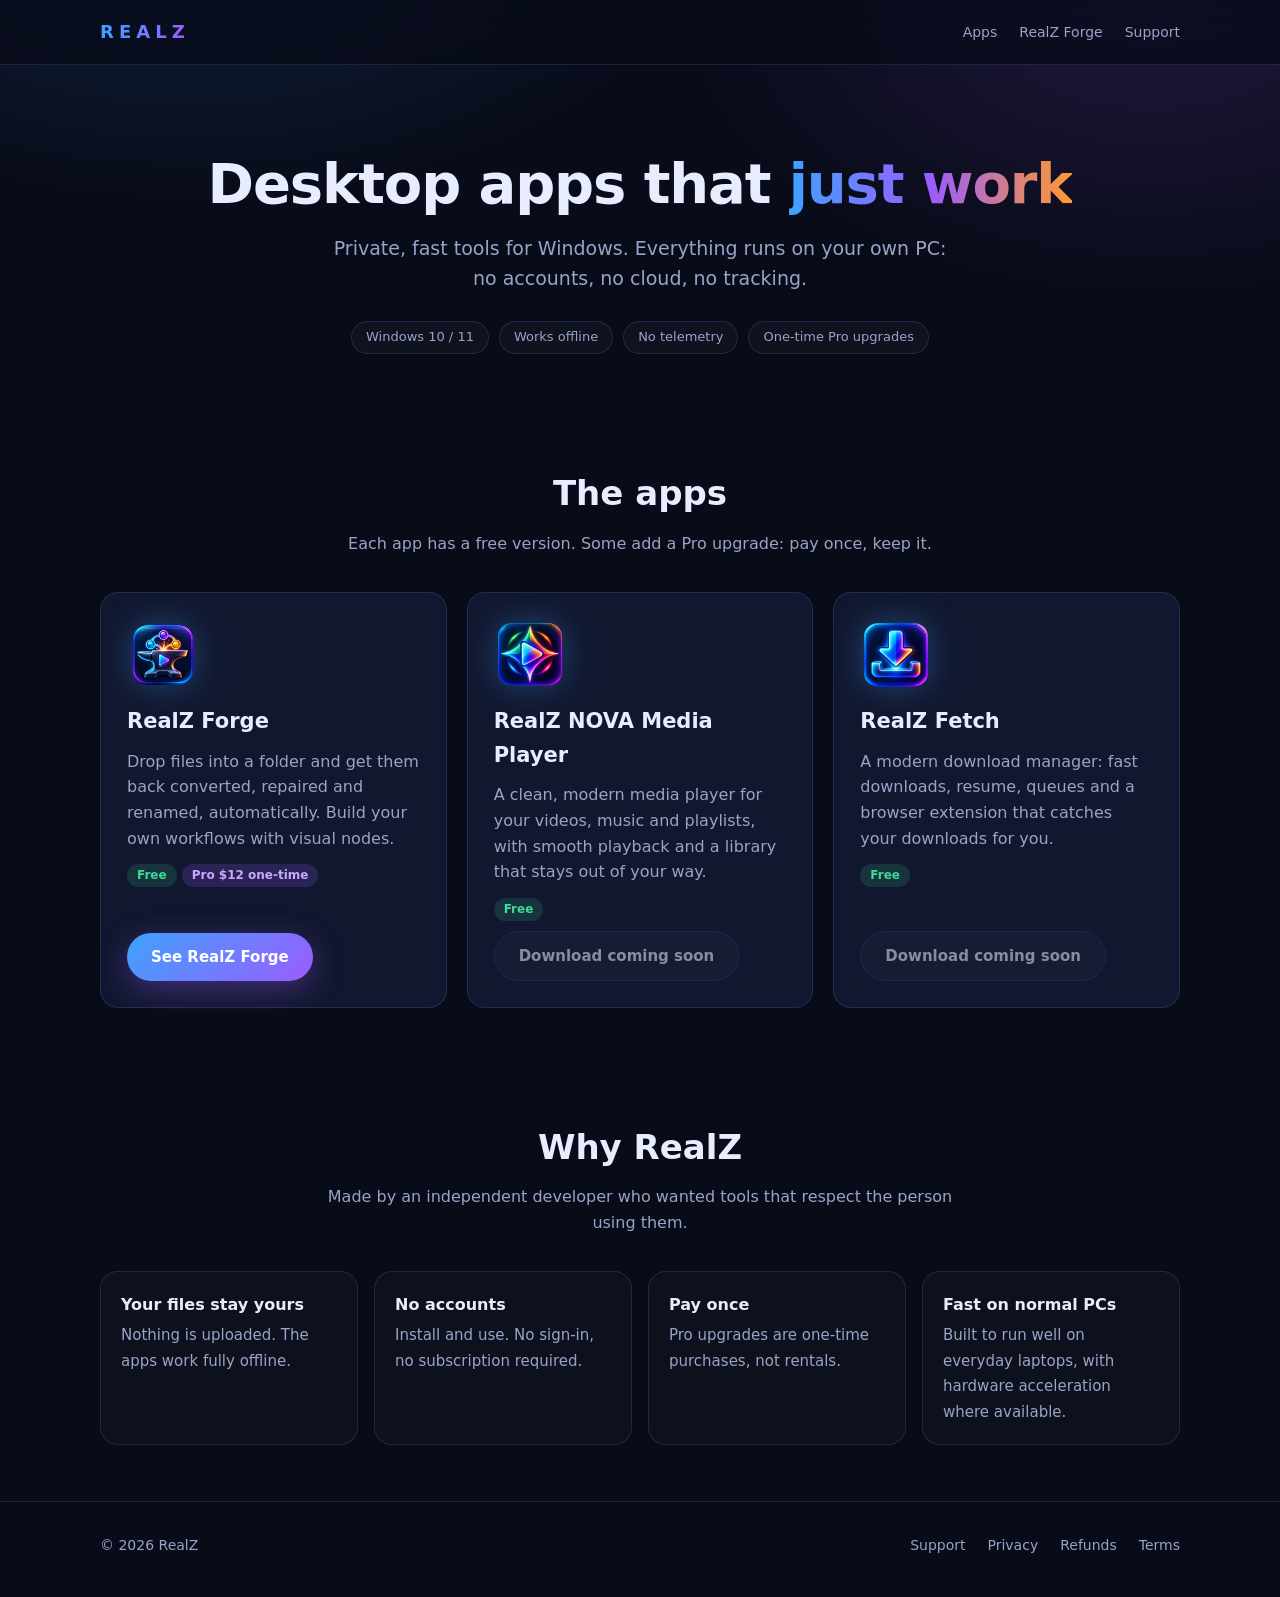
<file: index.html>
<!doctype html>
<html lang="en">
<head>
  <meta charset="utf-8">
  <meta name="viewport" content="width=device-width, initial-scale=1">
  <title>RealZ: private, powerful apps for Windows</title>
  <meta name="description" content="RealZ makes private, offline desktop apps for Windows: RealZ Forge (automatic media converter), RealZ NOVA (media player) and RealZ Fetch (download manager). No accounts, no cloud, no tracking.">
  <meta property="og:title" content="RealZ: private, powerful apps for Windows">
  <meta property="og:description" content="RealZ Forge, RealZ NOVA and RealZ Fetch: offline desktop apps with no accounts and no tracking.">
  <meta property="og:image" content="https://realz-softwares.github.io/img/realz-forge.png">
  <link rel="icon" href="img/favicon.png">
  <link rel="stylesheet" href="style.css">
</head>
<body>
  <header>
    <div class="wrap">
      <a class="logo" href="./"><span>REALZ</span></a>
      <nav>
        <a href="./#apps">Apps</a>
        <a href="realz-forge.html">RealZ Forge</a>
        <a href="support.html">Support</a>
      </nav>
    </div>
  </header>

  <main>
    <div class="wrap hero">
      <h1>Desktop apps that <em>just work</em></h1>
      <p>Private, fast tools for Windows. Everything runs on your own PC: no accounts, no cloud, no tracking.</p>
      <div class="pills">
        <span class="pill">Windows 10 / 11</span>
        <span class="pill">Works offline</span>
        <span class="pill">No telemetry</span>
        <span class="pill">One-time Pro upgrades</span>
      </div>
    </div>

    <section id="apps">
      <div class="wrap">
        <h2>The apps</h2>
        <p class="lead">Each app has a free version. Some add a Pro upgrade: pay once, keep it.</p>
        <div class="grid">
          <div class="card">
            <img src="img/realz-forge.png" alt="RealZ Forge icon" width="72" height="72">
            <h3>RealZ Forge</h3>
            <p>Drop files into a folder and get them back converted, repaired and renamed, automatically. Build your own workflows with visual nodes.</p>
            <p><span class="tag">Free</span> <span class="tag pro">Pro $12 one-time</span></p>
            <a class="btn btn-main" href="realz-forge.html">See RealZ Forge</a>
          </div>
          <div class="card">
            <img src="img/nova.png" alt="RealZ NOVA icon" width="72" height="72">
            <h3>RealZ NOVA Media Player</h3>
            <p>A clean, modern media player for your videos, music and playlists, with smooth playback and a library that stays out of your way.</p>
            <p><span class="tag">Free</span></p>
            <span class="btn btn-ghost" aria-disabled="true">Download coming soon</span>
          </div>
          <div class="card">
            <img src="img/fetch.png" alt="RealZ Fetch icon" width="72" height="72">
            <h3>RealZ Fetch</h3>
            <p>A modern download manager: fast downloads, resume, queues and a browser extension that catches your downloads for you.</p>
            <p><span class="tag">Free</span></p>
            <span class="btn btn-ghost" aria-disabled="true">Download coming soon</span>
          </div>
        </div>
      </div>
    </section>

    <section>
      <div class="wrap">
        <h2>Why RealZ</h2>
        <p class="lead">Made by an independent developer who wanted tools that respect the person using them.</p>
        <div class="features">
          <div class="feature"><b>Your files stay yours</b><span>Nothing is uploaded. The apps work fully offline.</span></div>
          <div class="feature"><b>No accounts</b><span>Install and use. No sign-in, no subscription required.</span></div>
          <div class="feature"><b>Pay once</b><span>Pro upgrades are one-time purchases, not rentals.</span></div>
          <div class="feature"><b>Fast on normal PCs</b><span>Built to run well on everyday laptops, with hardware acceleration where available.</span></div>
        </div>
      </div>
    </section>
  </main>

  <footer>
    <div class="wrap">
      <span>© 2026 RealZ</span>
      <nav>
        <a href="support.html">Support</a>
        <a href="privacy.html">Privacy</a>
        <a href="refund.html">Refunds</a>
        <a href="terms.html">Terms</a>
      </nav>
    </div>
  </footer>
</body>
</html>
</file>
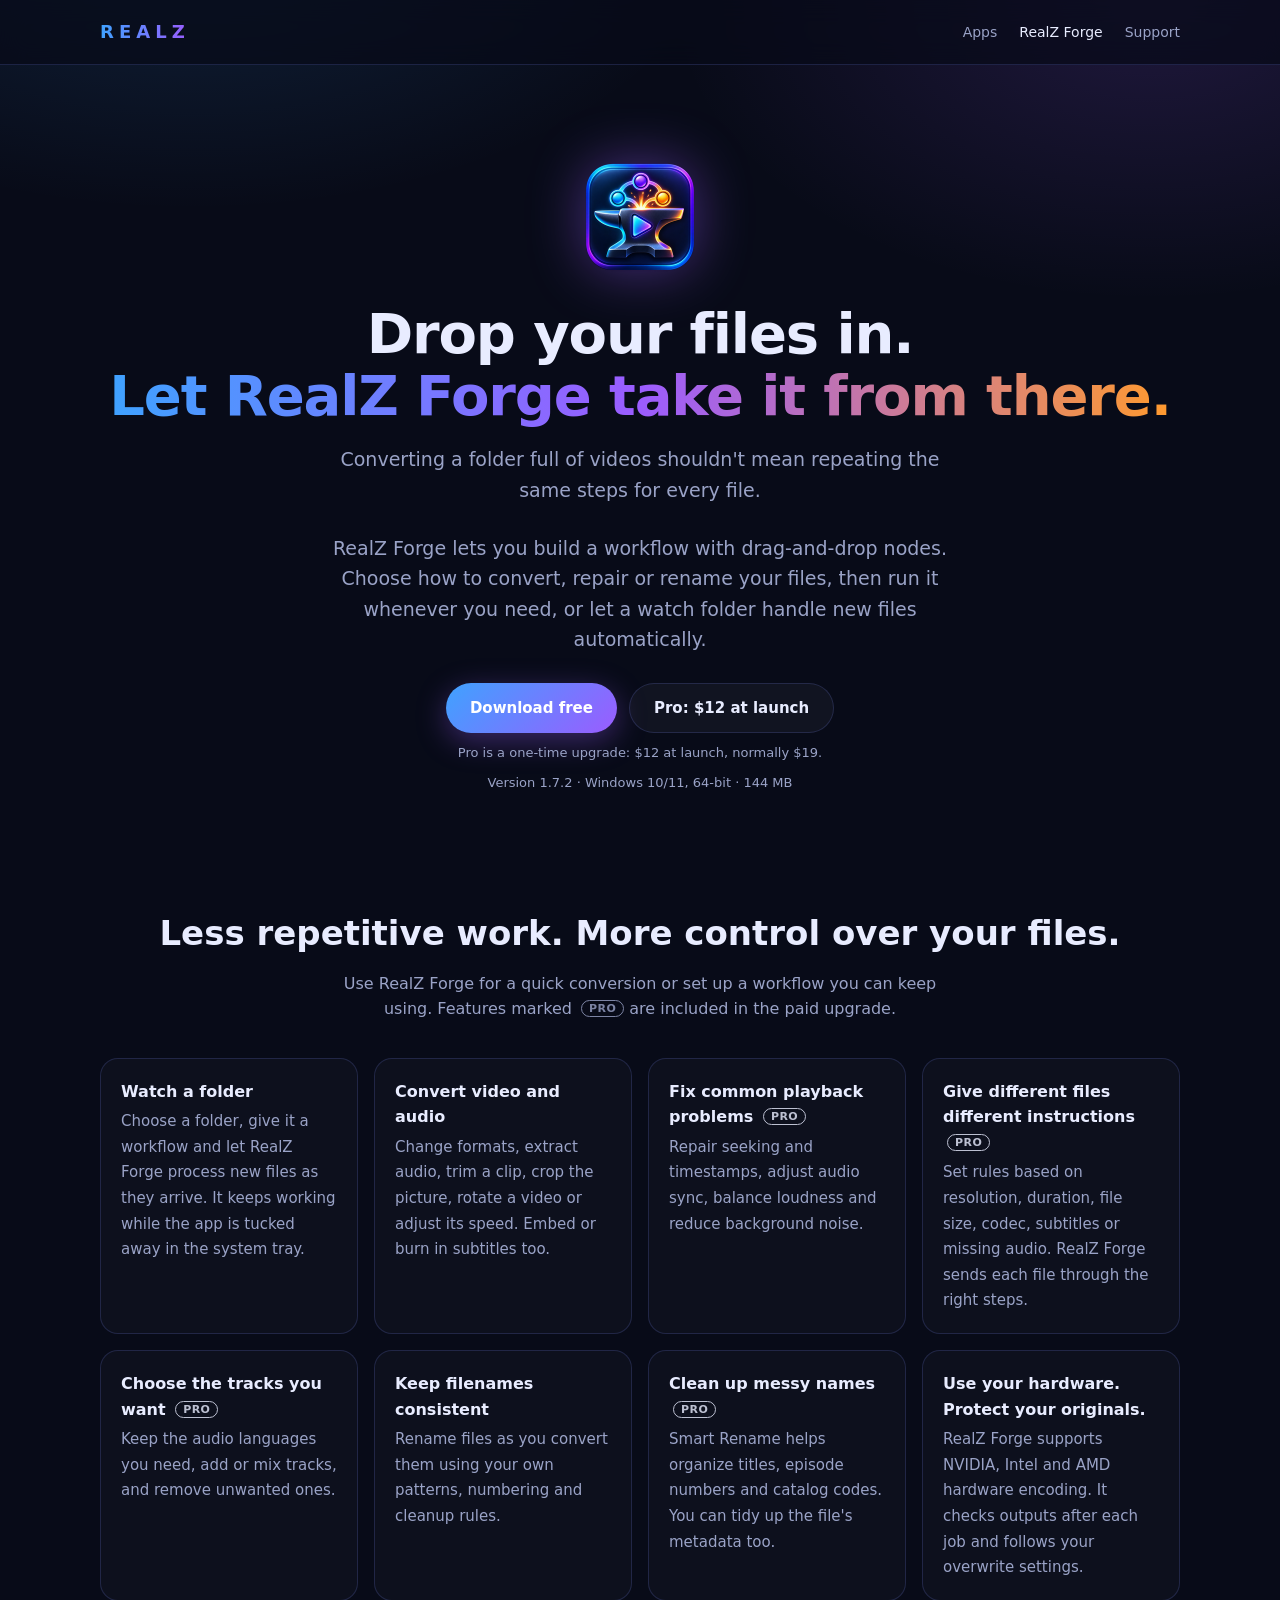
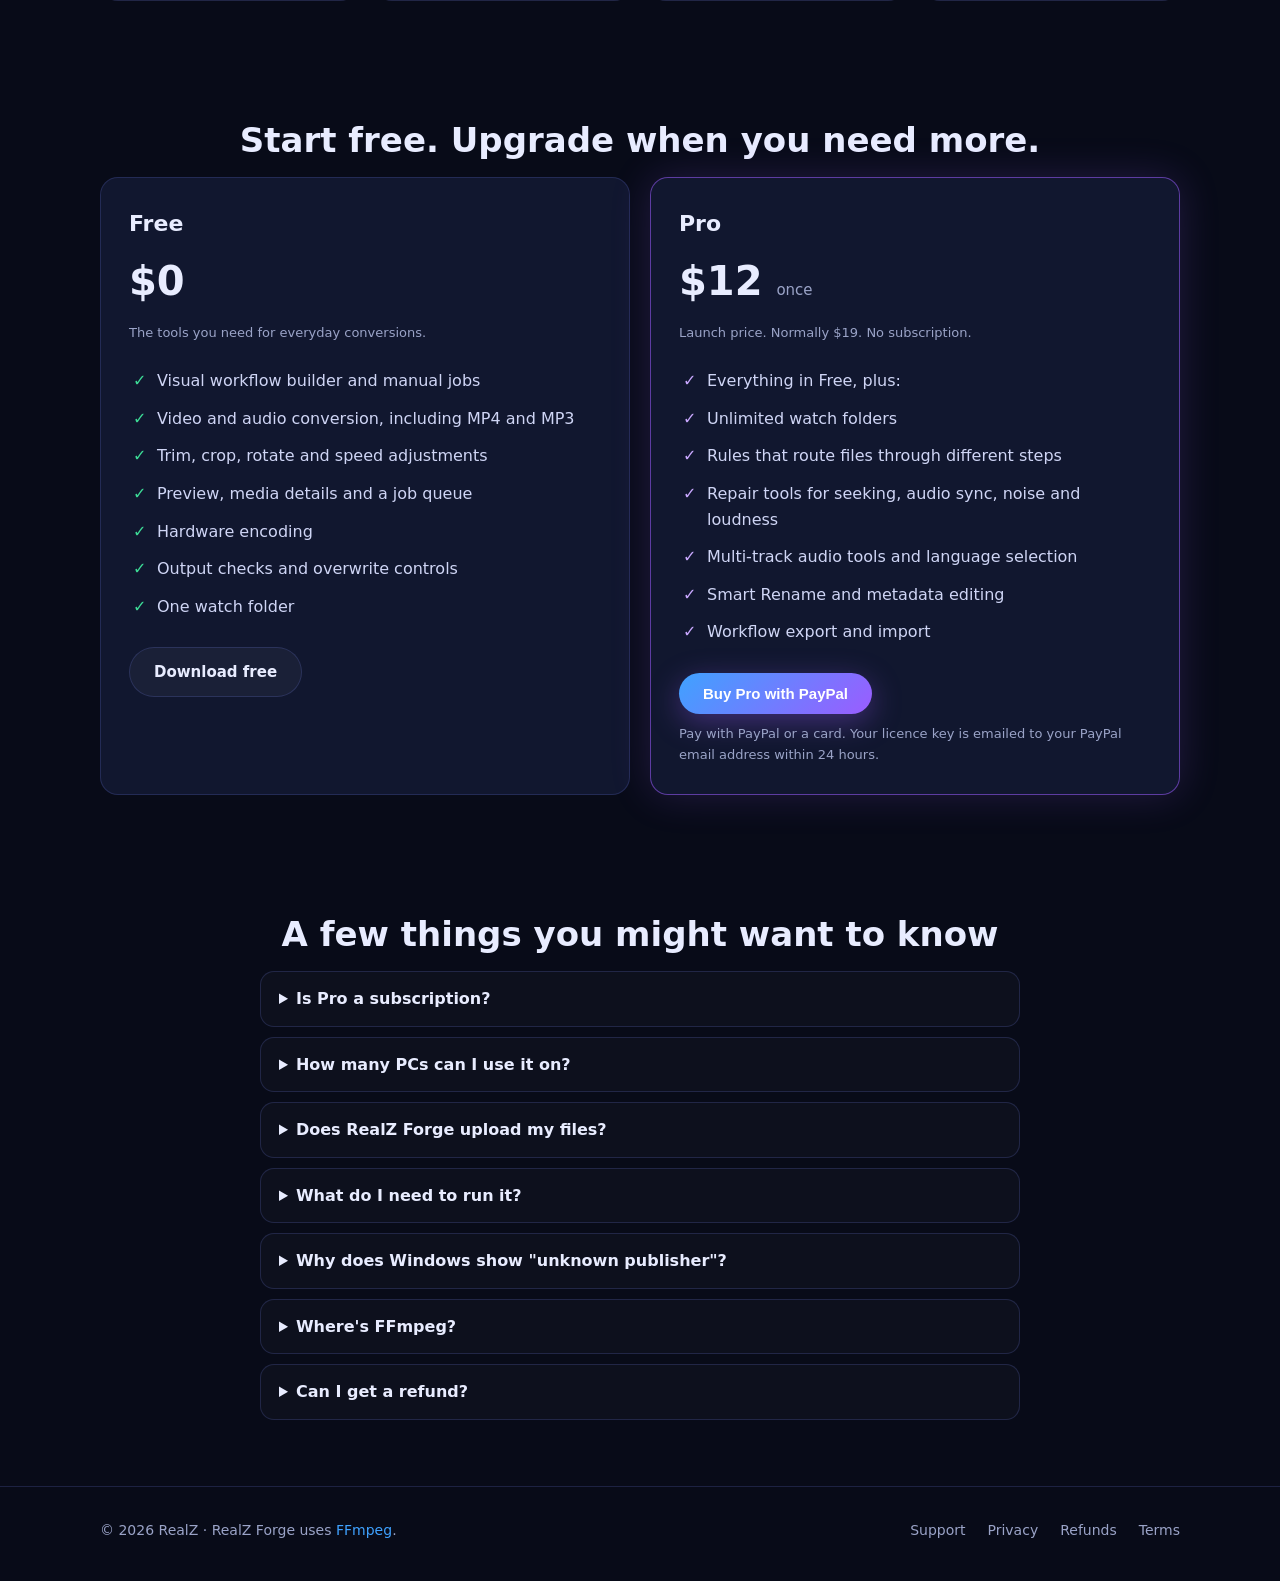
<file: forge.html>
<!doctype html>
<html lang="en">
<head>
  <meta charset="utf-8">
  <title>RealZ Forge</title>
  <link rel="canonical" href="https://realz-softwares.github.io/realz-forge.html">
  <meta http-equiv="refresh" content="0; url=realz-forge.html">
  <script>location.replace('realz-forge.html' + location.hash);</script>
</head>
<body style="background:#0f1720;color:#e6edf5;font-family:sans-serif">
  <p>This page moved to <a href="realz-forge.html" style="color:#9d7bff">RealZ Forge</a>.</p>
</body>
</html>
</file>
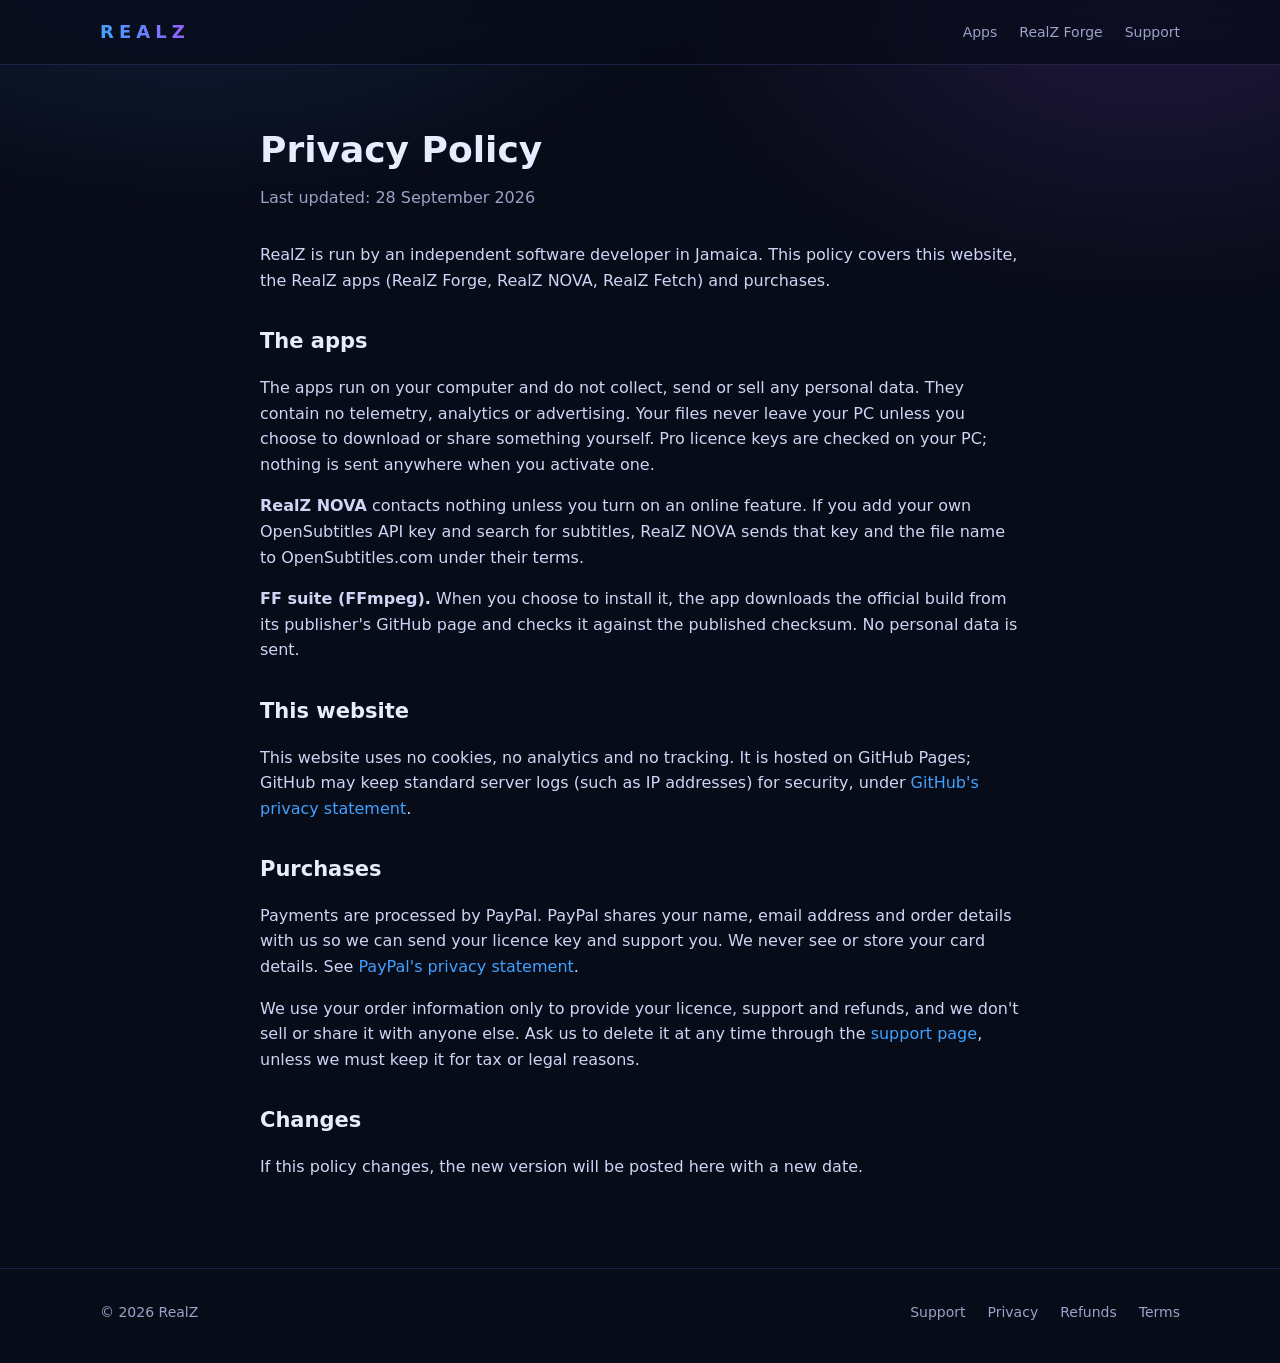
<file: privacy.html>
<!doctype html>
<html lang="en">
<head>
  <meta charset="utf-8">
  <meta name="viewport" content="width=device-width, initial-scale=1">
  <title>Privacy Policy · RealZ</title>
  <meta name="description" content="How RealZ handles your data: the apps work offline and collect nothing.">
  <link rel="icon" href="img/favicon.png">
  <link rel="stylesheet" href="style.css">
</head>
<body>
  <header>
    <div class="wrap">
      <a class="logo" href="./"><span>REALZ</span></a>
      <nav>
        <a href="./#apps">Apps</a>
        <a href="realz-forge.html">RealZ Forge</a>
        <a href="support.html">Support</a>
      </nav>
    </div>
  </header>

  <main class="wrap doc">
    <h1>Privacy Policy</h1>
    <p class="updated">Last updated: 28 September 2026</p>
    <p>RealZ is run by an independent software developer in Jamaica. This policy covers this website, the RealZ apps (RealZ Forge, RealZ NOVA, RealZ Fetch) and purchases.</p>
    <h2>The apps</h2>
    <p>The apps run on your computer and do not collect, send or sell any personal data. They contain no telemetry, analytics or advertising. Your files never leave your PC unless you choose to download or share something yourself. Pro licence keys are checked on your PC; nothing is sent anywhere when you activate one.</p>
    <p><strong>RealZ NOVA</strong> contacts nothing unless you turn on an online feature. If you add your own OpenSubtitles API key and search for subtitles, RealZ NOVA sends that key and the file name to OpenSubtitles.com under their terms.</p>
    <p><strong>FF suite (FFmpeg).</strong> When you choose to install it, the app downloads the official build from its publisher's GitHub page and checks it against the published checksum. No personal data is sent.</p>
    <h2>This website</h2>
    <p>This website uses no cookies, no analytics and no tracking. It is hosted on GitHub Pages; GitHub may keep standard server logs (such as IP addresses) for security, under <a href="https://docs.github.com/site-policy/privacy-policies/github-general-privacy-statement">GitHub's privacy statement</a>.</p>
    <h2>Purchases</h2>
    <p>Payments are processed by PayPal. PayPal shares your name, email address and order details with us so we can send your licence key and support you. We never see or store your card details. See <a href="https://www.paypal.com/myaccount/privacy/privacyhub">PayPal's privacy statement</a>.</p>
    <p>We use your order information only to provide your licence, support and refunds, and we don't sell or share it with anyone else. Ask us to delete it at any time through the <a href="support.html">support page</a>, unless we must keep it for tax or legal reasons.</p>
    <h2>Changes</h2>
    <p>If this policy changes, the new version will be posted here with a new date.</p>
  </main>

  <footer>
    <div class="wrap">
      <span>© 2026 RealZ</span>
      <nav>
        <a href="support.html">Support</a>
        <a href="privacy.html">Privacy</a>
        <a href="refund.html">Refunds</a>
        <a href="terms.html">Terms</a>
      </nav>
    </div>
  </footer>
</body>
</html>
</file>
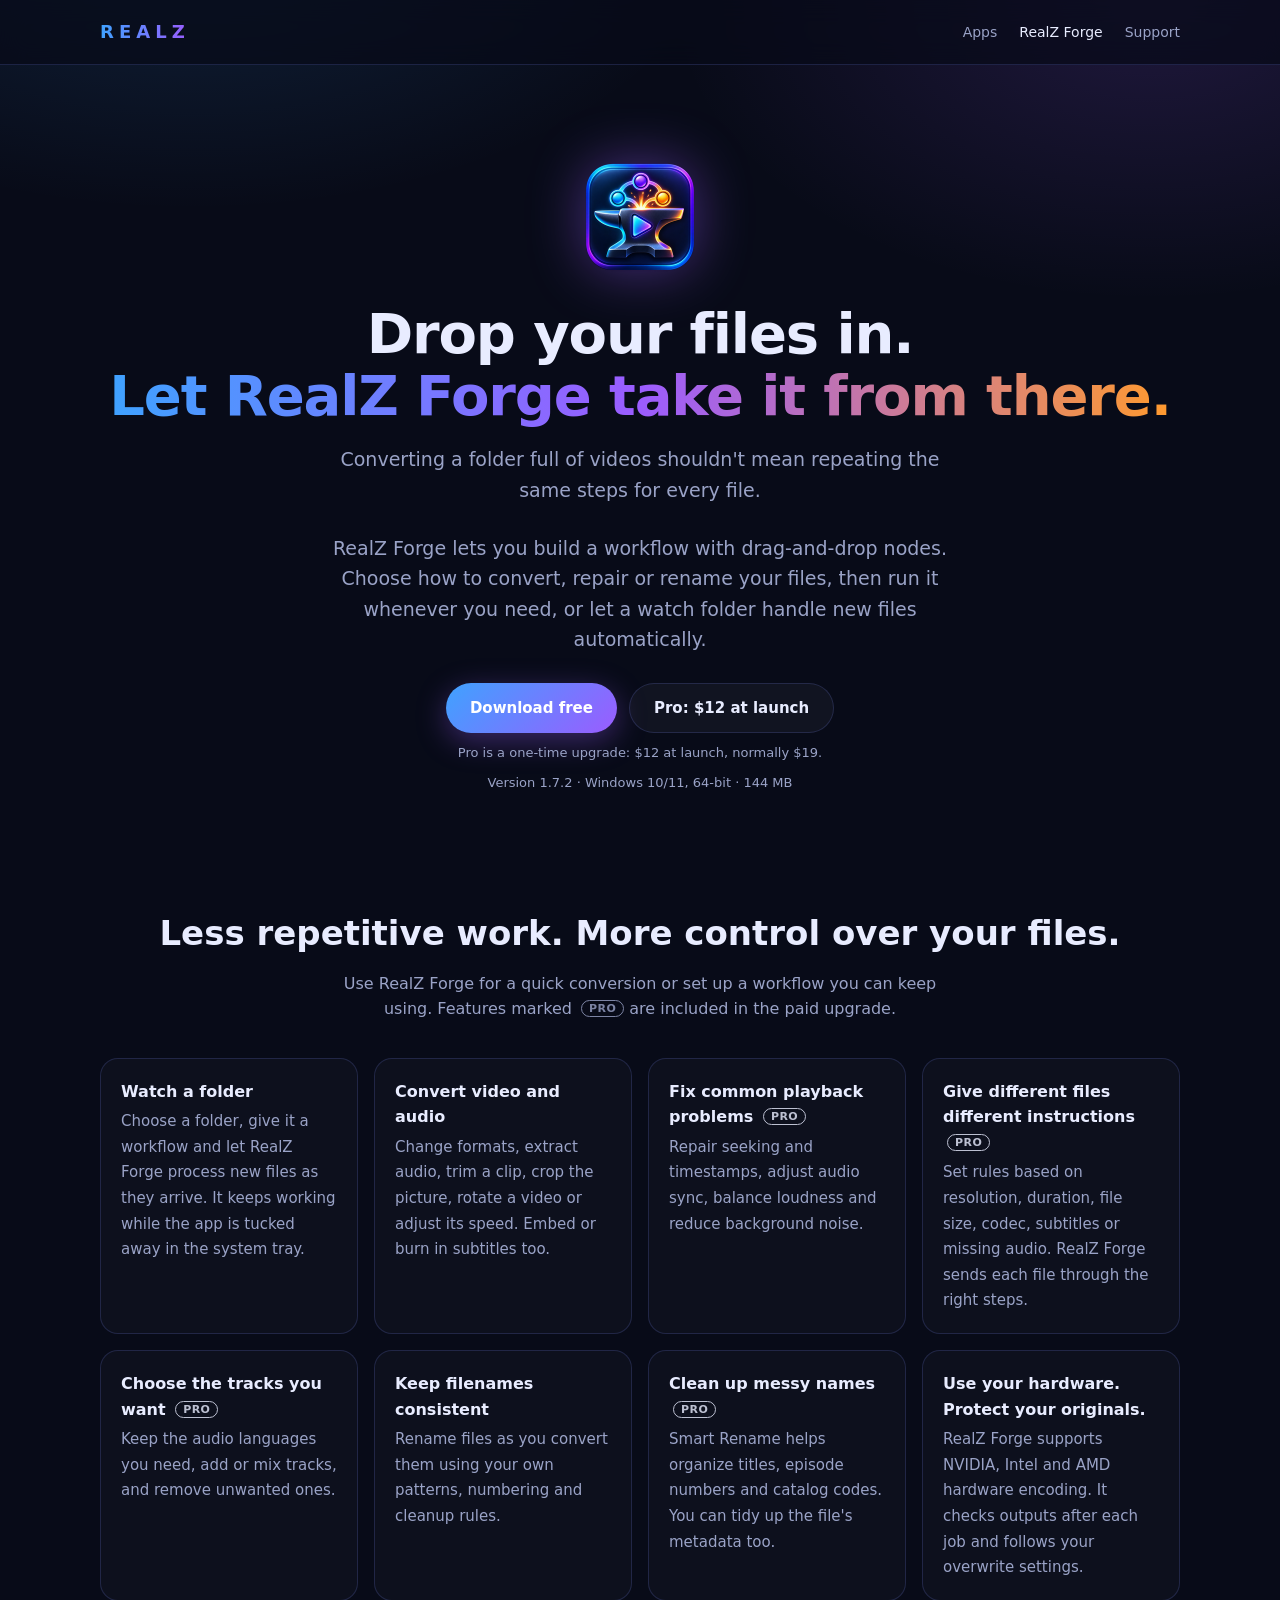
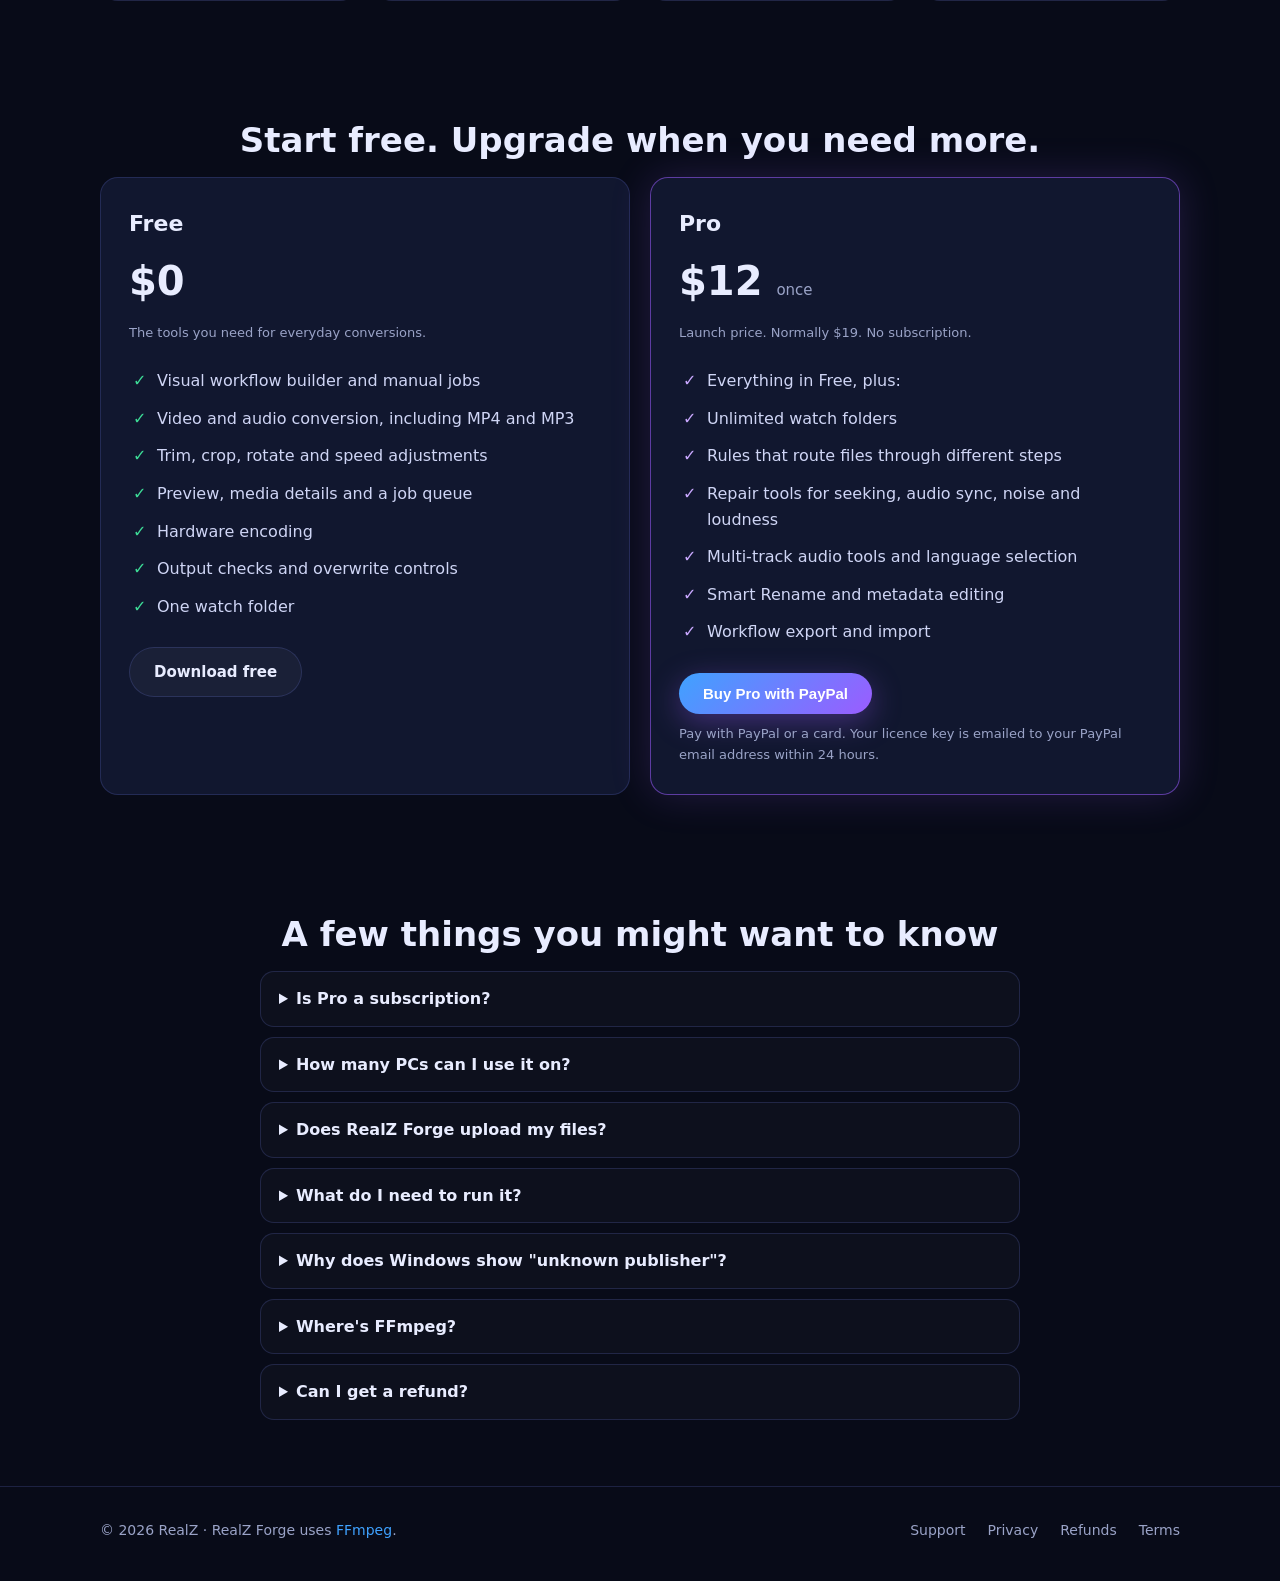
<file: realz-forge.html>
<!doctype html>
<html lang="en">
<head>
  <meta charset="utf-8">
  <meta name="viewport" content="width=device-width, initial-scale=1">
  <title>RealZ Forge: automatic media converter for Windows</title>
  <meta name="description" content="RealZ Forge is a powerful converter that automatically converts, repairs and renames your video and audio files on Windows 10/11, using simple drag-and-drop nodes.">
  <meta property="og:title" content="RealZ Forge">
  <meta property="og:description" content="Automatic media converter for Windows 10/11: drag-and-drop workflows, watch folders, offline.">
  <meta property="og:image" content="https://realz-softwares.github.io/img/realz-forge.png">
  <link rel="icon" href="img/favicon.png">
  <link rel="stylesheet" href="style.css">
</head>
<body>
  <header>
    <div class="wrap">
      <a class="logo" href="./"><span>REALZ</span></a>
      <nav>
        <a href="./#apps">Apps</a>
        <a href="realz-forge.html" class="active">RealZ Forge</a>
        <a href="support.html">Support</a>
      </nav>
    </div>
  </header>

  <main>
    <div class="wrap hero">
      <img class="app-icon" src="img/realz-forge.png" alt="RealZ Forge icon" width="128" height="128">
      <h1>Drop your files in.<br><em>Let RealZ Forge take it from there.</em></h1>
      <p>Converting a folder full of videos shouldn't mean repeating the same steps for every file.</p>
      <p>RealZ Forge lets you build a workflow with drag-and-drop nodes. Choose how to convert, repair or rename your files, then run it whenever you need, or let a watch folder handle new files automatically.</p>
      <div class="actions">
        <a class="btn btn-main" href="https://github.com/RealZ-Softwares/realz-softwares.github.io/releases/download/RealZ-Forge-v1.7.2/RealZ-Forge-Setup-1.7.2.exe">Download free</a>
        <a class="btn btn-ghost" href="#pricing">Pro: $12 at launch</a>
      </div>
      <span class="soon">Pro is a one-time upgrade: $12 at launch, normally $19.</span>
      <span class="soon">Version 1.7.2 · Windows 10/11, 64-bit · 144 MB</span>
    </div>

    <section>
      <div class="wrap">
        <h2>Less repetitive work. More control over your files.</h2>
        <p class="lead">Use RealZ Forge for a quick conversion or set up a workflow you can keep using. Features marked <em class="pro-tag">Pro</em> are included in the paid upgrade.</p>
        <div class="features">
          <div class="feature"><b>Watch a folder</b><span>Choose a folder, give it a workflow and let RealZ Forge process new files as they arrive. It keeps working while the app is tucked away in the system tray.</span></div>
          <div class="feature"><b>Convert video and audio</b><span>Change formats, extract audio, trim a clip, crop the picture, rotate a video or adjust its speed. Embed or burn in subtitles too.</span></div>
          <div class="feature"><b>Fix common playback problems <em class="pro-tag">Pro</em></b><span>Repair seeking and timestamps, adjust audio sync, balance loudness and reduce background noise.</span></div>
          <div class="feature"><b>Give different files different instructions <em class="pro-tag">Pro</em></b><span>Set rules based on resolution, duration, file size, codec, subtitles or missing audio. RealZ Forge sends each file through the right steps.</span></div>
          <div class="feature"><b>Choose the tracks you want <em class="pro-tag">Pro</em></b><span>Keep the audio languages you need, add or mix tracks, and remove unwanted ones.</span></div>
          <div class="feature"><b>Keep filenames consistent</b><span>Rename files as you convert them using your own patterns, numbering and cleanup rules.</span></div>
          <div class="feature"><b>Clean up messy names <em class="pro-tag">Pro</em></b><span>Smart Rename helps organize titles, episode numbers and catalog codes. You can tidy up the file's metadata too.</span></div>
          <div class="feature"><b>Use your hardware. Protect your originals.</b><span>RealZ Forge supports NVIDIA, Intel and AMD hardware encoding. It checks outputs after each job and follows your overwrite settings.</span></div>
        </div>
      </div>
    </section>

    <section id="pricing">
      <div class="wrap">
        <h2>Start free. Upgrade when you need more.</h2>
        <div class="plans">
          <div class="plan">
            <h3>Free</h3>
            <div class="amount">$0</div>
            <p class="soon">The tools you need for everyday conversions.</p>
            <ul>
              <li>Visual workflow builder and manual jobs</li>
              <li>Video and audio conversion, including MP4 and MP3</li>
              <li>Trim, crop, rotate and speed adjustments</li>
              <li>Preview, media details and a job queue</li>
              <li>Hardware encoding</li>
              <li>Output checks and overwrite controls</li>
              <li>One watch folder</li>
            </ul>
            <a class="btn btn-ghost" href="https://github.com/RealZ-Softwares/realz-softwares.github.io/releases/download/RealZ-Forge-v1.7.2/RealZ-Forge-Setup-1.7.2.exe">Download free</a>
          </div>
          <div class="plan pro">
            <h3>Pro</h3>
            <div class="amount">$12 <small>once</small></div>
            <p class="soon">Launch price. Normally $19. No subscription.</p>
            <ul>
              <li>Everything in Free, plus:</li>
              <li>Unlimited watch folders</li>
              <li>Rules that route files through different steps</li>
              <li>Repair tools for seeking, audio sync, noise and loudness</li>
              <li>Multi-track audio tools and language selection</li>
              <li>Smart Rename and metadata editing</li>
              <li>Workflow export and import</li>
            </ul>
            <form action="https://www.paypal.com/cgi-bin/webscr" method="post" target="_top">
              <input type="hidden" name="cmd" value="_xclick">
              <input type="hidden" name="business" value="avariofrancis99@gmail.com">
              <input type="hidden" name="item_name" value="RealZ Forge Pro">
              <input type="hidden" name="amount" value="12.00">
              <input type="hidden" name="currency_code" value="USD">
              <input type="hidden" name="no_shipping" value="1">
              <input type="hidden" name="return" value="https://realz-softwares.github.io/thanks.html">
              <input type="hidden" name="cancel_return" value="https://realz-softwares.github.io/realz-forge.html#pricing">
              <button class="btn btn-main" type="submit">Buy Pro with PayPal</button>
            </form>
            <span class="soon">Pay with PayPal or a card. Your licence key is emailed to your PayPal email address within 24 hours.</span>
          </div>
        </div>
      </div>
    </section>

    <section>
      <div class="wrap faq">
        <h2>A few things you might want to know</h2>
        <details><summary>Is Pro a subscription?</summary><p>No. Pro is a one-time purchase.</p></details>
        <details><summary>How many PCs can I use it on?</summary><p>Your Pro license covers up to three PCs.</p></details>
        <details><summary>Does RealZ Forge upload my files?</summary><p>Your media is processed on your PC. You don't need to upload it to a conversion service.</p></details>
        <details><summary>What do I need to run it?</summary><p>A PC running 64-bit Windows 10 or Windows 11, plus enough free space for your converted files.</p></details>
        <details><summary>Why does Windows show "unknown publisher"?</summary><p>RealZ Forge isn't code-signed yet, so Windows may show an unknown-publisher or SmartScreen warning. Download it using the official link on this page and check the file's source before running it.</p></details>
        <details><summary>Where's FFmpeg?</summary><p>RealZ Forge uses FFmpeg to process your media. It's installed separately, and RealZ Forge will guide you through getting it set up.</p></details>
        <details><summary>Can I get a refund?</summary><p>See our <a href="refund.html">refund policy</a> for the terms and how to contact us.</p></details>
      </div>
    </section>
  </main>

  <footer>
    <div class="wrap">
      <span>© 2026 RealZ · RealZ Forge uses <a href="https://ffmpeg.org">FFmpeg</a>.</span>
      <nav>
        <a href="support.html">Support</a>
        <a href="privacy.html">Privacy</a>
        <a href="refund.html">Refunds</a>
        <a href="terms.html">Terms</a>
      </nav>
    </div>
  </footer>
</body>
</html>
</file>
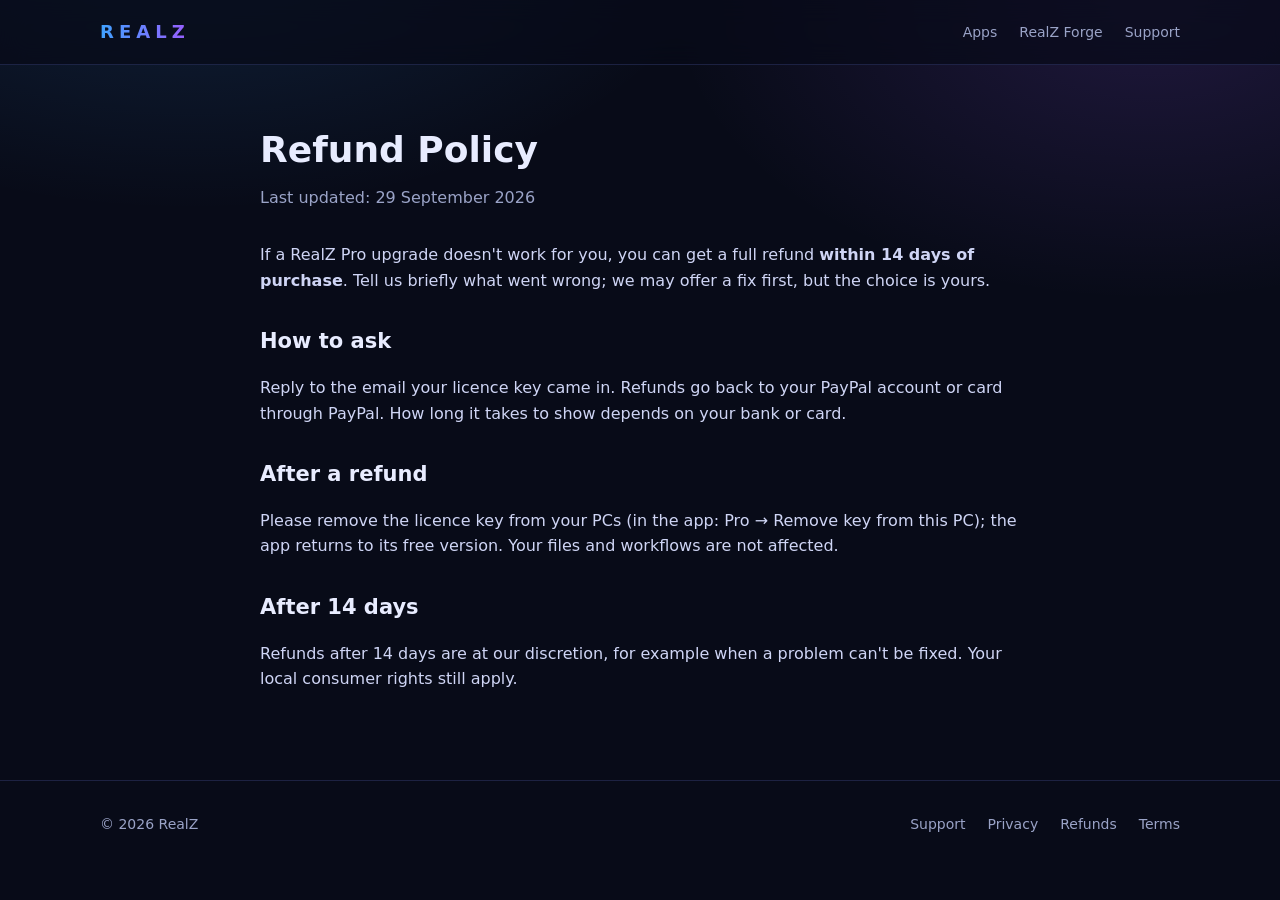
<file: refund.html>
<!doctype html>
<html lang="en">
<head>
  <meta charset="utf-8">
  <meta name="viewport" content="width=device-width, initial-scale=1">
  <title>Refund Policy · RealZ</title>
  <meta name="description" content="RealZ refund policy: 14 days, no hassle.">
  <link rel="icon" href="img/favicon.png">
  <link rel="stylesheet" href="style.css">
</head>
<body>
  <header>
    <div class="wrap">
      <a class="logo" href="./"><span>REALZ</span></a>
      <nav>
        <a href="./#apps">Apps</a>
        <a href="realz-forge.html">RealZ Forge</a>
        <a href="support.html">Support</a>
      </nav>
    </div>
  </header>

  <main class="wrap doc">
    <h1>Refund Policy</h1>
    <p class="updated">Last updated: 29 September 2026</p>
    <p>If a RealZ Pro upgrade doesn't work for you, you can get a full refund <b>within 14 days of purchase</b>. Tell us briefly what went wrong; we may offer a fix first, but the choice is yours.</p>
    <h2>How to ask</h2>
    <p>Reply to the email your licence key came in. Refunds go back to your PayPal account or card through PayPal. How long it takes to show depends on your bank or card.</p>
    <h2>After a refund</h2>
    <p>Please remove the licence key from your PCs (in the app: Pro → Remove key from this PC); the app returns to its free version. Your files and workflows are not affected.</p>
    <h2>After 14 days</h2>
    <p>Refunds after 14 days are at our discretion, for example when a problem can't be fixed. Your local consumer rights still apply.</p>
  </main>

  <footer>
    <div class="wrap">
      <span>© 2026 RealZ</span>
      <nav>
        <a href="support.html">Support</a>
        <a href="privacy.html">Privacy</a>
        <a href="refund.html">Refunds</a>
        <a href="terms.html">Terms</a>
      </nav>
    </div>
  </footer>
</body>
</html>
</file>
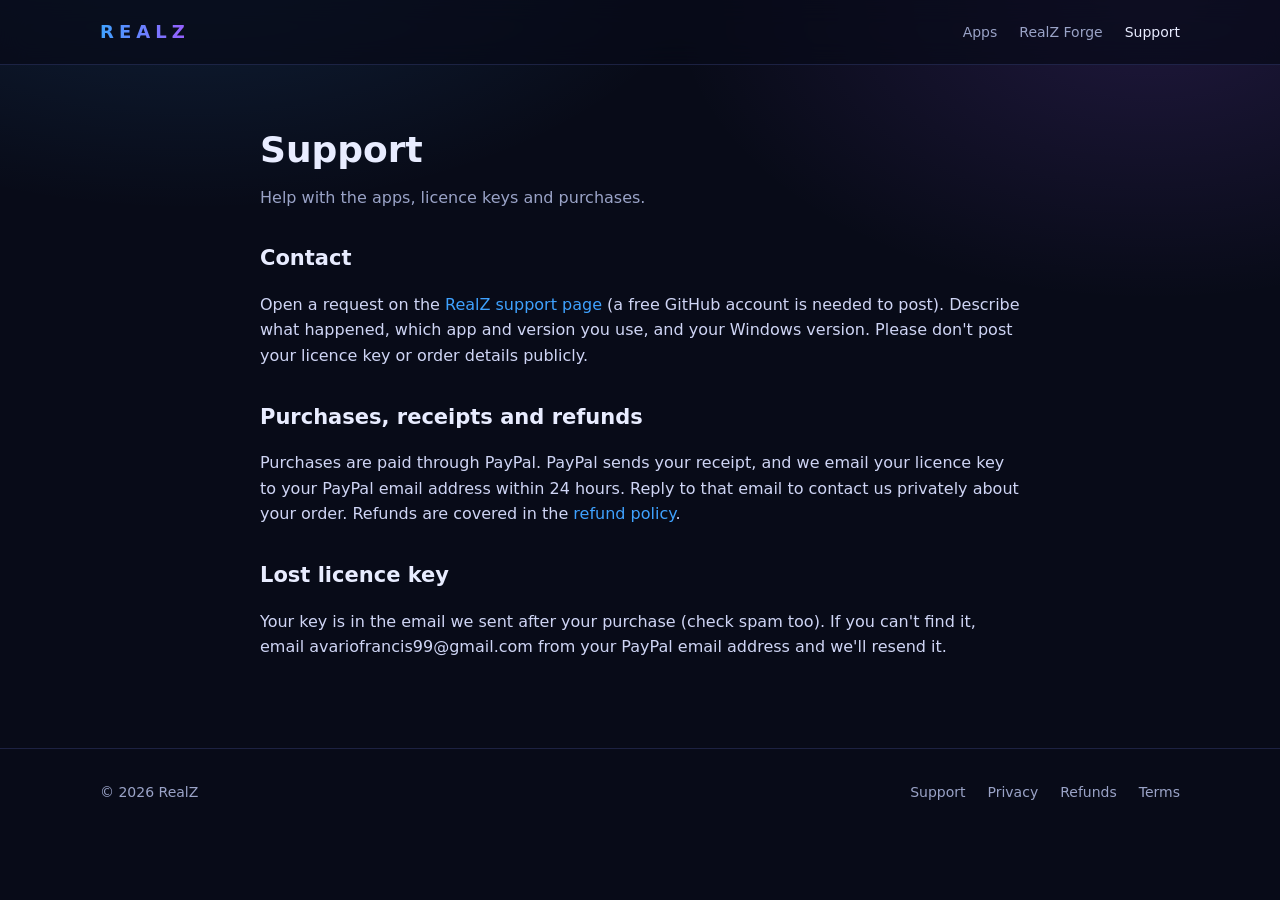
<file: support.html>
<!doctype html>
<html lang="en">
<head>
  <meta charset="utf-8">
  <meta name="viewport" content="width=device-width, initial-scale=1">
  <title>Support · RealZ</title>
  <meta name="description" content="Get help with RealZ apps and purchases.">
  <link rel="icon" href="img/favicon.png">
  <link rel="stylesheet" href="style.css">
</head>
<body>
  <header>
    <div class="wrap">
      <a class="logo" href="./"><span>REALZ</span></a>
      <nav>
        <a href="./#apps">Apps</a>
        <a href="realz-forge.html">RealZ Forge</a>
        <a href="support.html" class="active">Support</a>
      </nav>
    </div>
  </header>

  <main class="wrap doc">
    <h1>Support</h1>
    <p class="updated">Help with the apps, licence keys and purchases.</p>
    <h2>Contact</h2>
    <p>Open a request on the <a href="https://github.com/RealZ-Softwares/realz-softwares.github.io/issues">RealZ support page</a> (a free GitHub account is needed to post). Describe what happened, which app and version you use, and your Windows version. Please don't post your licence key or order details publicly.</p>
    <h2>Purchases, receipts and refunds</h2>
    <p>Purchases are paid through PayPal. PayPal sends your receipt, and we email your licence key to your PayPal email address within 24 hours. Reply to that email to contact us privately about your order. Refunds are covered in the <a href="refund.html">refund policy</a>.</p>
    <h2>Lost licence key</h2>
    <p>Your key is in the email we sent after your purchase (check spam too). If you can't find it, email avariofrancis99@gmail.com from your PayPal email address and we'll resend it.</p>
  </main>

  <footer>
    <div class="wrap">
      <span>© 2026 RealZ</span>
      <nav>
        <a href="support.html">Support</a>
        <a href="privacy.html">Privacy</a>
        <a href="refund.html">Refunds</a>
        <a href="terms.html">Terms</a>
      </nav>
    </div>
  </footer>
</body>
</html>
</file>
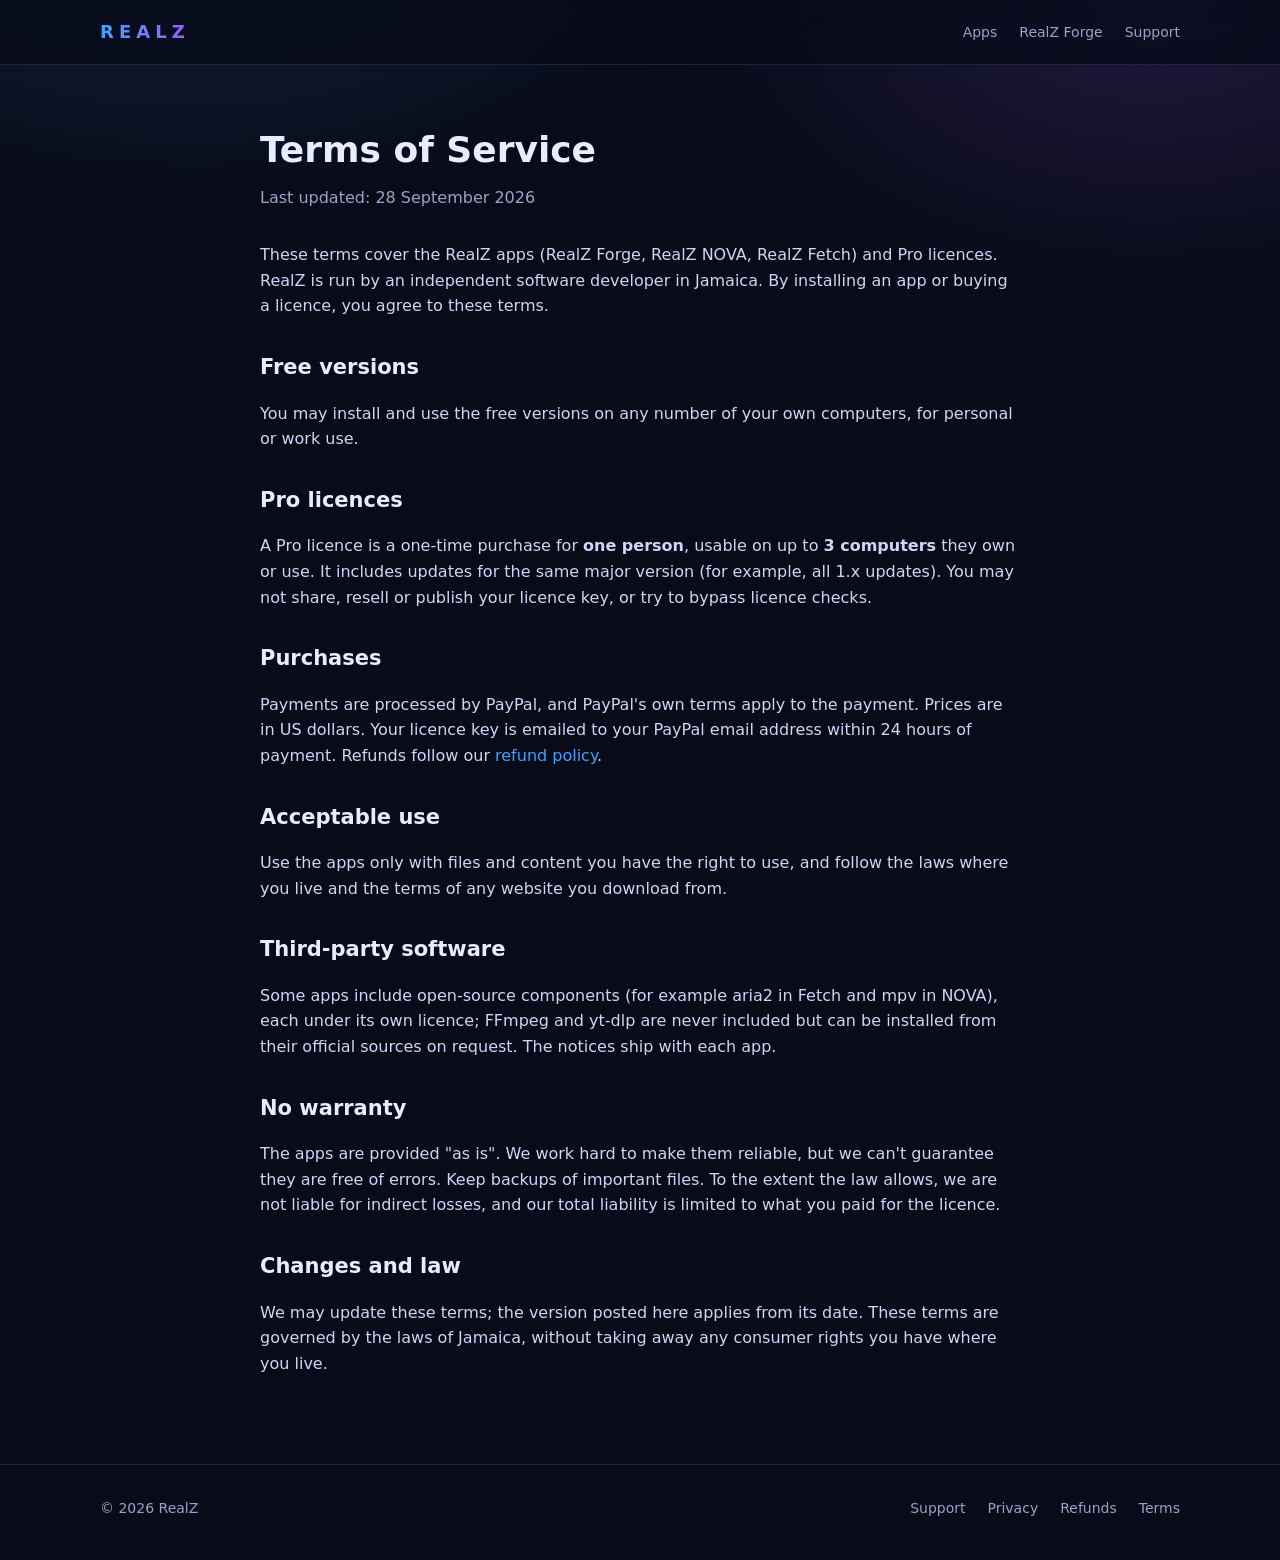
<file: terms.html>
<!doctype html>
<html lang="en">
<head>
  <meta charset="utf-8">
  <meta name="viewport" content="width=device-width, initial-scale=1">
  <title>Terms of Service · RealZ</title>
  <meta name="description" content="Terms for using RealZ apps and Pro licences.">
  <link rel="icon" href="img/favicon.png">
  <link rel="stylesheet" href="style.css">
</head>
<body>
  <header>
    <div class="wrap">
      <a class="logo" href="./"><span>REALZ</span></a>
      <nav>
        <a href="./#apps">Apps</a>
        <a href="realz-forge.html">RealZ Forge</a>
        <a href="support.html">Support</a>
      </nav>
    </div>
  </header>

  <main class="wrap doc">
    <h1>Terms of Service</h1>
    <p class="updated">Last updated: 28 September 2026</p>
    <p>These terms cover the RealZ apps (RealZ Forge, RealZ NOVA, RealZ Fetch) and Pro licences. RealZ is run by an independent software developer in Jamaica. By installing an app or buying a licence, you agree to these terms.</p>
    <h2>Free versions</h2>
    <p>You may install and use the free versions on any number of your own computers, for personal or work use.</p>
    <h2>Pro licences</h2>
    <p>A Pro licence is a one-time purchase for <b>one person</b>, usable on up to <b>3 computers</b> they own or use. It includes updates for the same major version (for example, all 1.x updates). You may not share, resell or publish your licence key, or try to bypass licence checks.</p>
    <h2>Purchases</h2>
    <p>Payments are processed by PayPal, and PayPal's own terms apply to the payment. Prices are in US dollars. Your licence key is emailed to your PayPal email address within 24 hours of payment. Refunds follow our <a href="refund.html">refund policy</a>.</p>
    <h2>Acceptable use</h2>
    <p>Use the apps only with files and content you have the right to use, and follow the laws where you live and the terms of any website you download from.</p>
    <h2>Third-party software</h2>
    <p>Some apps include open-source components (for example aria2 in Fetch and mpv in NOVA), each under its own licence; FFmpeg and yt-dlp are never included but can be installed from their official sources on request. The notices ship with each app.</p>
    <h2>No warranty</h2>
    <p>The apps are provided "as is". We work hard to make them reliable, but we can't guarantee they are free of errors. Keep backups of important files. To the extent the law allows, we are not liable for indirect losses, and our total liability is limited to what you paid for the licence.</p>
    <h2>Changes and law</h2>
    <p>We may update these terms; the version posted here applies from its date. These terms are governed by the laws of Jamaica, without taking away any consumer rights you have where you live.</p>
  </main>

  <footer>
    <div class="wrap">
      <span>© 2026 RealZ</span>
      <nav>
        <a href="support.html">Support</a>
        <a href="privacy.html">Privacy</a>
        <a href="refund.html">Refunds</a>
        <a href="terms.html">Terms</a>
      </nav>
    </div>
  </footer>
</body>
</html>
</file>
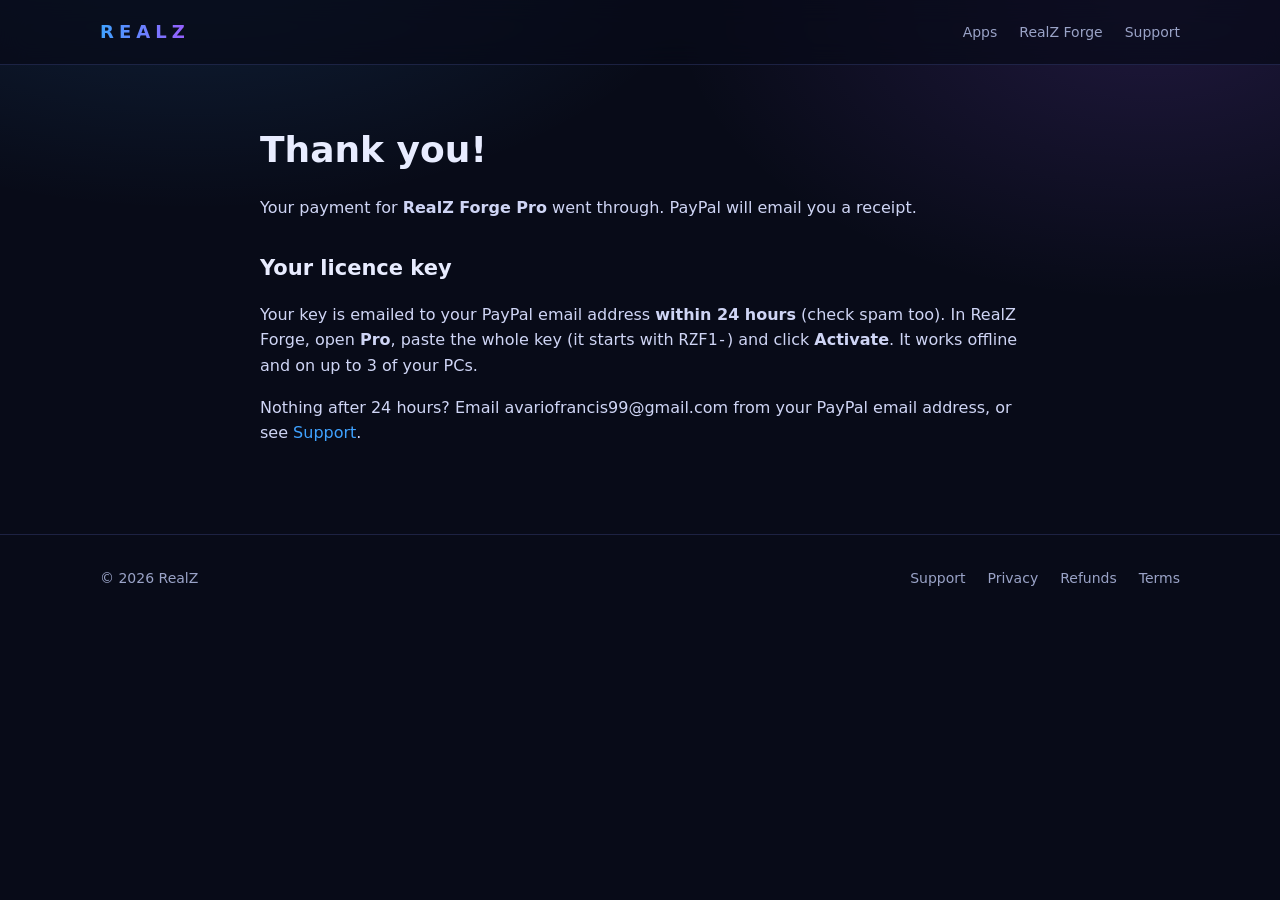
<file: thanks.html>
<!doctype html>
<html lang="en">
<head>
  <meta charset="utf-8">
  <meta name="viewport" content="width=device-width, initial-scale=1">
  <title>Thank You · RealZ</title>
  <meta name="description" content="Thanks for buying RealZ Forge Pro.">
  <meta name="robots" content="noindex">
  <link rel="icon" href="img/favicon.png">
  <link rel="stylesheet" href="style.css">
</head>
<body>
  <header>
    <div class="wrap">
      <a class="logo" href="./"><span>REALZ</span></a>
      <nav>
        <a href="./#apps">Apps</a>
        <a href="realz-forge.html">RealZ Forge</a>
        <a href="support.html">Support</a>
      </nav>
    </div>
  </header>

  <main class="wrap doc">
    <h1>Thank you!</h1>
    <p>Your payment for <b>RealZ Forge Pro</b> went through. PayPal will email you a receipt.</p>
    <h2>Your licence key</h2>
    <p>Your key is emailed to your PayPal email address <b>within 24 hours</b> (check spam too). In RealZ Forge, open <b>Pro</b>, paste the whole key (it starts with <code>RZF1-</code>) and click <b>Activate</b>. It works offline and on up to 3 of your PCs.</p>
    <p>Nothing after 24 hours? Email avariofrancis99@gmail.com from your PayPal email address, or see <a href="support.html">Support</a>.</p>
  </main>

  <footer>
    <div class="wrap">
      <span>© 2026 RealZ</span>
      <nav>
        <a href="support.html">Support</a>
        <a href="privacy.html">Privacy</a>
        <a href="refund.html">Refunds</a>
        <a href="terms.html">Terms</a>
      </nav>
    </div>
  </footer>
</body>
</html>
</file>
<file: style.css>
/* RealZ website — dark neon, matching the app icons. */
:root {
  --bg: #080b18;
  --bg-2: #0e1328;
  --card: rgba(22, 28, 58, .72);
  --line: rgba(122, 140, 255, .18);
  --text: #e8ecff;
  --muted: #9aa3c7;
  --blue: #3fa2ff;
  --purple: #9b5cff;
  --orange: #ff9a2e;
  --green: #3ddc97;
  --radius: 18px;
}

* { box-sizing: border-box; }
html { scroll-behavior: smooth; }
body {
  margin: 0; background: var(--bg); color: var(--text);
  font: 16px/1.6 'Segoe UI', system-ui, -apple-system, sans-serif;
  background-image:
    radial-gradient(900px 500px at 15% -10%, rgba(63, 162, 255, .16), transparent 60%),
    radial-gradient(800px 500px at 90% 0%, rgba(155, 92, 255, .16), transparent 60%);
  background-attachment: fixed;
}
a { color: var(--blue); text-decoration: none; }
a:hover { text-decoration: underline; }
img { max-width: 100%; display: block; }
.wrap { width: min(1080px, 100% - 32px); margin: 0 auto; }

/* Header */
header { position: sticky; top: 0; z-index: 10; backdrop-filter: blur(12px); background: rgba(8, 11, 24, .72); border-bottom: 1px solid var(--line); }
header .wrap { display: flex; align-items: center; gap: 24px; height: 64px; }
.logo { font-weight: 800; letter-spacing: .28em; font-size: 18px; color: var(--text); }
.logo span { background: linear-gradient(90deg, var(--blue), var(--purple)); -webkit-background-clip: text; background-clip: text; color: transparent; }
nav { margin-left: auto; display: flex; gap: 22px; font-size: 14px; }
nav a { color: var(--muted); }
nav a:hover, nav a.active { color: var(--text); text-decoration: none; }

/* Hero */
.hero { padding: 88px 0 56px; text-align: center; }
.hero h1 { font-size: clamp(34px, 6vw, 56px); line-height: 1.1; margin: 0 0 18px; letter-spacing: -.02em; }
.hero h1 em { font-style: normal; background: linear-gradient(90deg, var(--blue), var(--purple), var(--orange)); -webkit-background-clip: text; background-clip: text; color: transparent; }
.hero p { color: var(--muted); font-size: 19px; max-width: 640px; margin: 0 auto 28px; }
.hero .app-icon { width: 128px; margin: 0 auto 22px; filter: drop-shadow(0 0 28px rgba(155, 92, 255, .45)); }
.pills { display: flex; gap: 10px; justify-content: center; flex-wrap: wrap; }
.pill { font-size: 13px; color: var(--muted); border: 1px solid var(--line); border-radius: 999px; padding: 5px 14px; background: rgba(255, 255, 255, .03); }

/* Buttons */
.btn { display: inline-flex; align-items: center; justify-content: center; gap: 8px; padding: 12px 24px; border-radius: 999px; font-weight: 700; font-size: 15px; border: 0; cursor: pointer; }
.btn:hover { text-decoration: none; filter: brightness(1.1); }
.btn-main { color: #fff; background: linear-gradient(135deg, var(--blue), var(--purple)); box-shadow: 0 8px 30px rgba(155, 92, 255, .35); }
.btn-ghost { color: var(--text); border: 1px solid var(--line); background: rgba(255, 255, 255, .04); }
.btn[aria-disabled="true"] { opacity: .55; cursor: default; filter: none; }
.actions { display: flex; gap: 12px; justify-content: center; flex-wrap: wrap; margin-top: 8px; }
.soon { display: block; font-size: 13px; color: var(--muted); margin-top: 10px; }

/* Sections */
section { padding: 56px 0; }
h2 { font-size: clamp(26px, 4vw, 34px); margin: 0 0 10px; text-align: center; }
.lead { color: var(--muted); text-align: center; max-width: 640px; margin: 0 auto 36px; }

.grid { display: grid; grid-template-columns: repeat(auto-fit, minmax(280px, 1fr)); gap: 20px; }
.card { background: var(--card); border: 1px solid var(--line); border-radius: var(--radius); padding: 26px; display: flex; flex-direction: column; gap: 10px; }
.card img { width: 72px; filter: drop-shadow(0 0 16px rgba(63, 162, 255, .35)); }
.card h3 { margin: 4px 0 0; font-size: 21px; }
.card p { margin: 0; color: var(--muted); }
.card .price { font-weight: 700; color: var(--text); }
.card .btn { margin-top: auto; align-self: flex-start; }
.tag { display: inline-block; font-size: 12px; font-weight: 700; padding: 2px 10px; border-radius: 999px; background: rgba(61, 220, 151, .14); color: var(--green); }
.tag.pro { background: rgba(155, 92, 255, .18); color: #c9a8ff; }

/* Feature list */
.features { display: grid; grid-template-columns: repeat(auto-fit, minmax(240px, 1fr)); gap: 16px; }
.feature { padding: 20px; border-radius: var(--radius); border: 1px solid var(--line); background: rgba(255, 255, 255, .025); }
.feature b { display: block; margin-bottom: 4px; }
.feature span { color: var(--muted); font-size: 15px; }

/* Plans */
.plans { display: grid; grid-template-columns: repeat(auto-fit, minmax(300px, 1fr)); gap: 20px; }
.plan { background: var(--card); border: 1px solid var(--line); border-radius: var(--radius); padding: 28px; }
.plan.pro { border-color: rgba(155, 92, 255, .55); box-shadow: 0 0 40px rgba(155, 92, 255, .18); }
.plan h3 { margin: 0; font-size: 22px; }
.plan .amount { font-size: 40px; font-weight: 800; margin: 8px 0 2px; }
.plan .amount small { font-size: 15px; color: var(--muted); font-weight: 500; }
.plan ul { padding: 0; margin: 18px 0 22px; list-style: none; }
.plan li { padding: 6px 0 6px 28px; position: relative; color: #cfd5f5; }
.plan li::before { content: '✓'; position: absolute; left: 4px; color: var(--green); font-weight: 700; }
.plan.pro li::before { color: #c9a8ff; }

/* FAQ + text pages */
.faq { max-width: 760px; margin: 0 auto; }
details { border: 1px solid var(--line); border-radius: 14px; padding: 14px 18px; margin-bottom: 10px; background: rgba(255, 255, 255, .025); }
summary { cursor: pointer; font-weight: 600; }
details p { color: var(--muted); margin: 10px 0 0; }
.doc { max-width: 760px; margin: 0 auto; padding: 56px 0 72px; }
.doc h1 { font-size: 36px; margin: 0 0 6px; }
.doc .updated { color: var(--muted); margin: 0 0 32px; }
.doc h2 { text-align: left; font-size: 21px; margin: 32px 0 8px; }
.doc p, .doc li { color: #cfd5f5; }

/* Footer */
footer { border-top: 1px solid var(--line); padding: 32px 0 40px; color: var(--muted); font-size: 14px; }
footer .wrap { display: flex; flex-wrap: wrap; gap: 12px 24px; align-items: center; }
footer nav { margin-left: auto; }

@media (max-width: 640px) {
  header .wrap { gap: 12px; }
  nav { gap: 14px; font-size: 13px; }
  .hero { padding: 56px 0 36px; }
  footer nav { margin-left: 0; }
}

.pro-tag { font-style: normal; font-size: 11px; font-weight: 700; letter-spacing: .04em; text-transform: uppercase; padding: 1px 7px; border-radius: 999px; border: 1px solid currentColor; opacity: .8; margin-left: 4px; vertical-align: 2px; }
</file>
